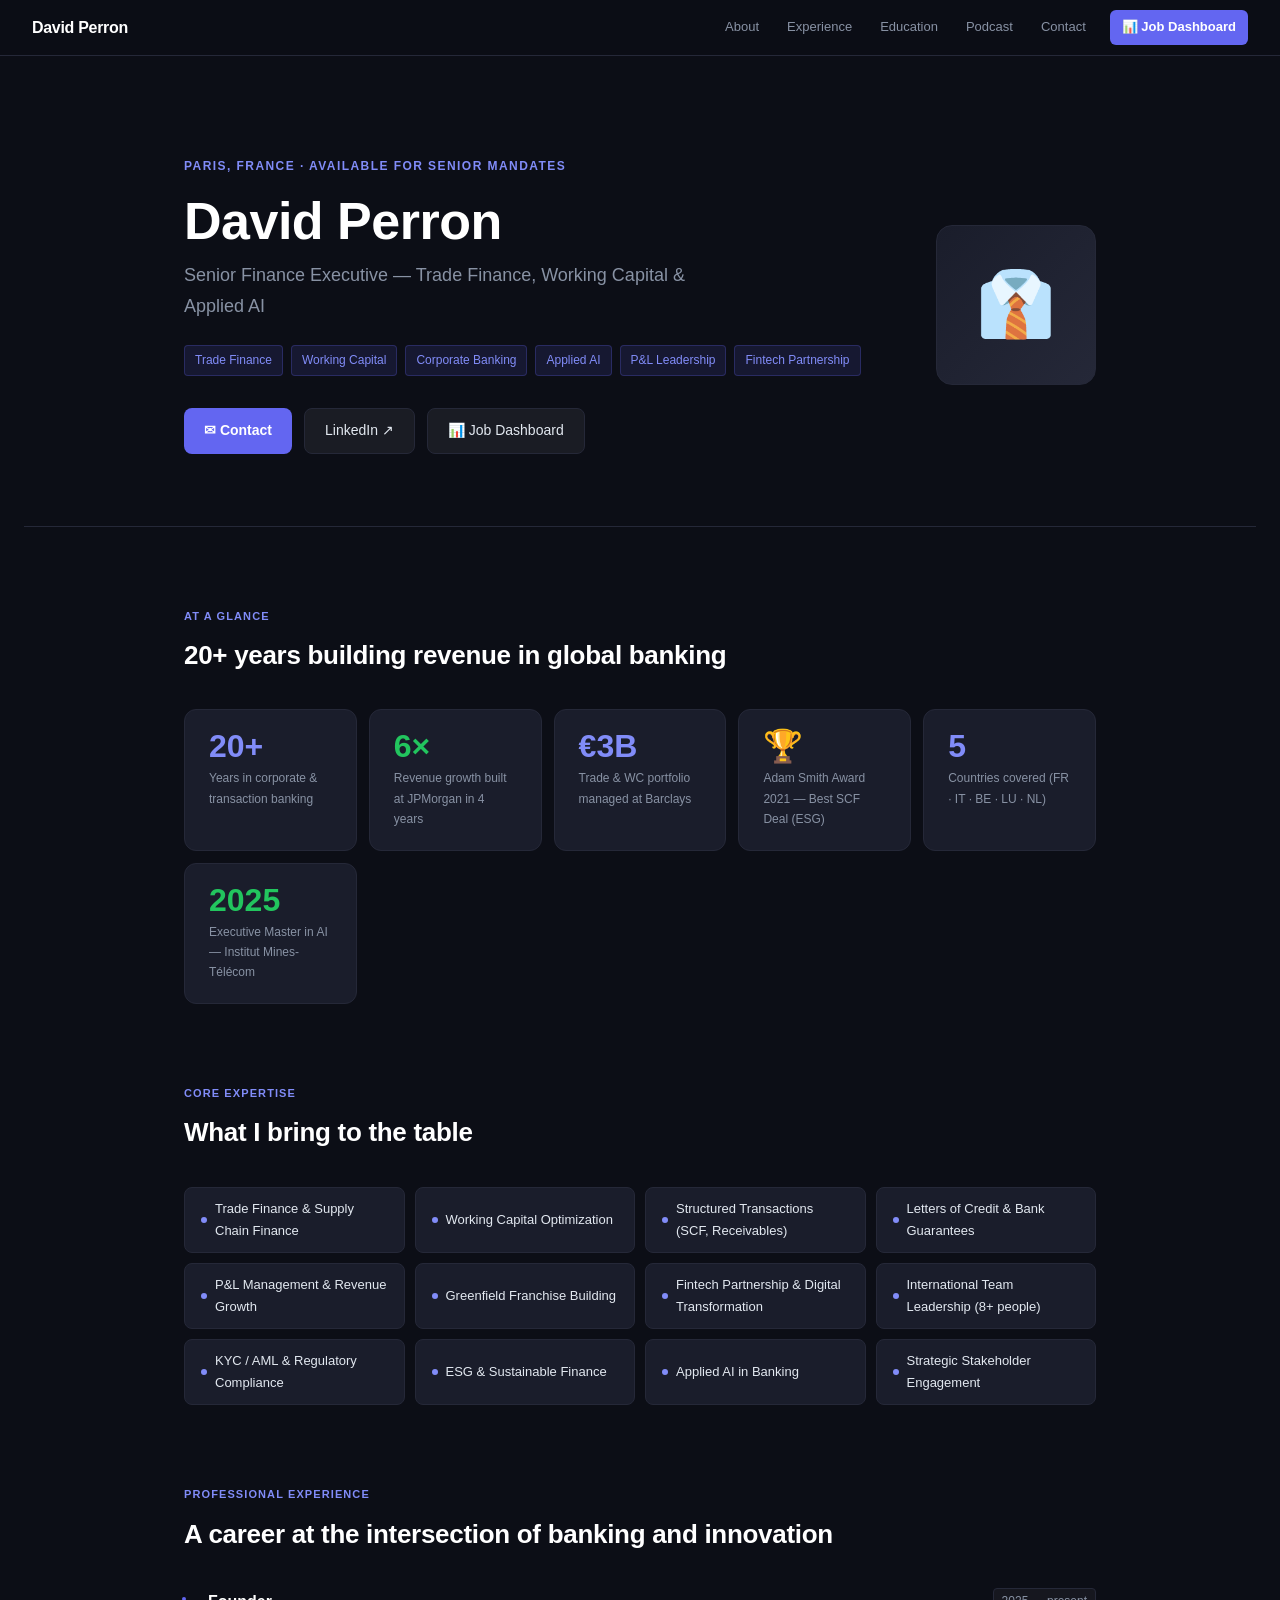
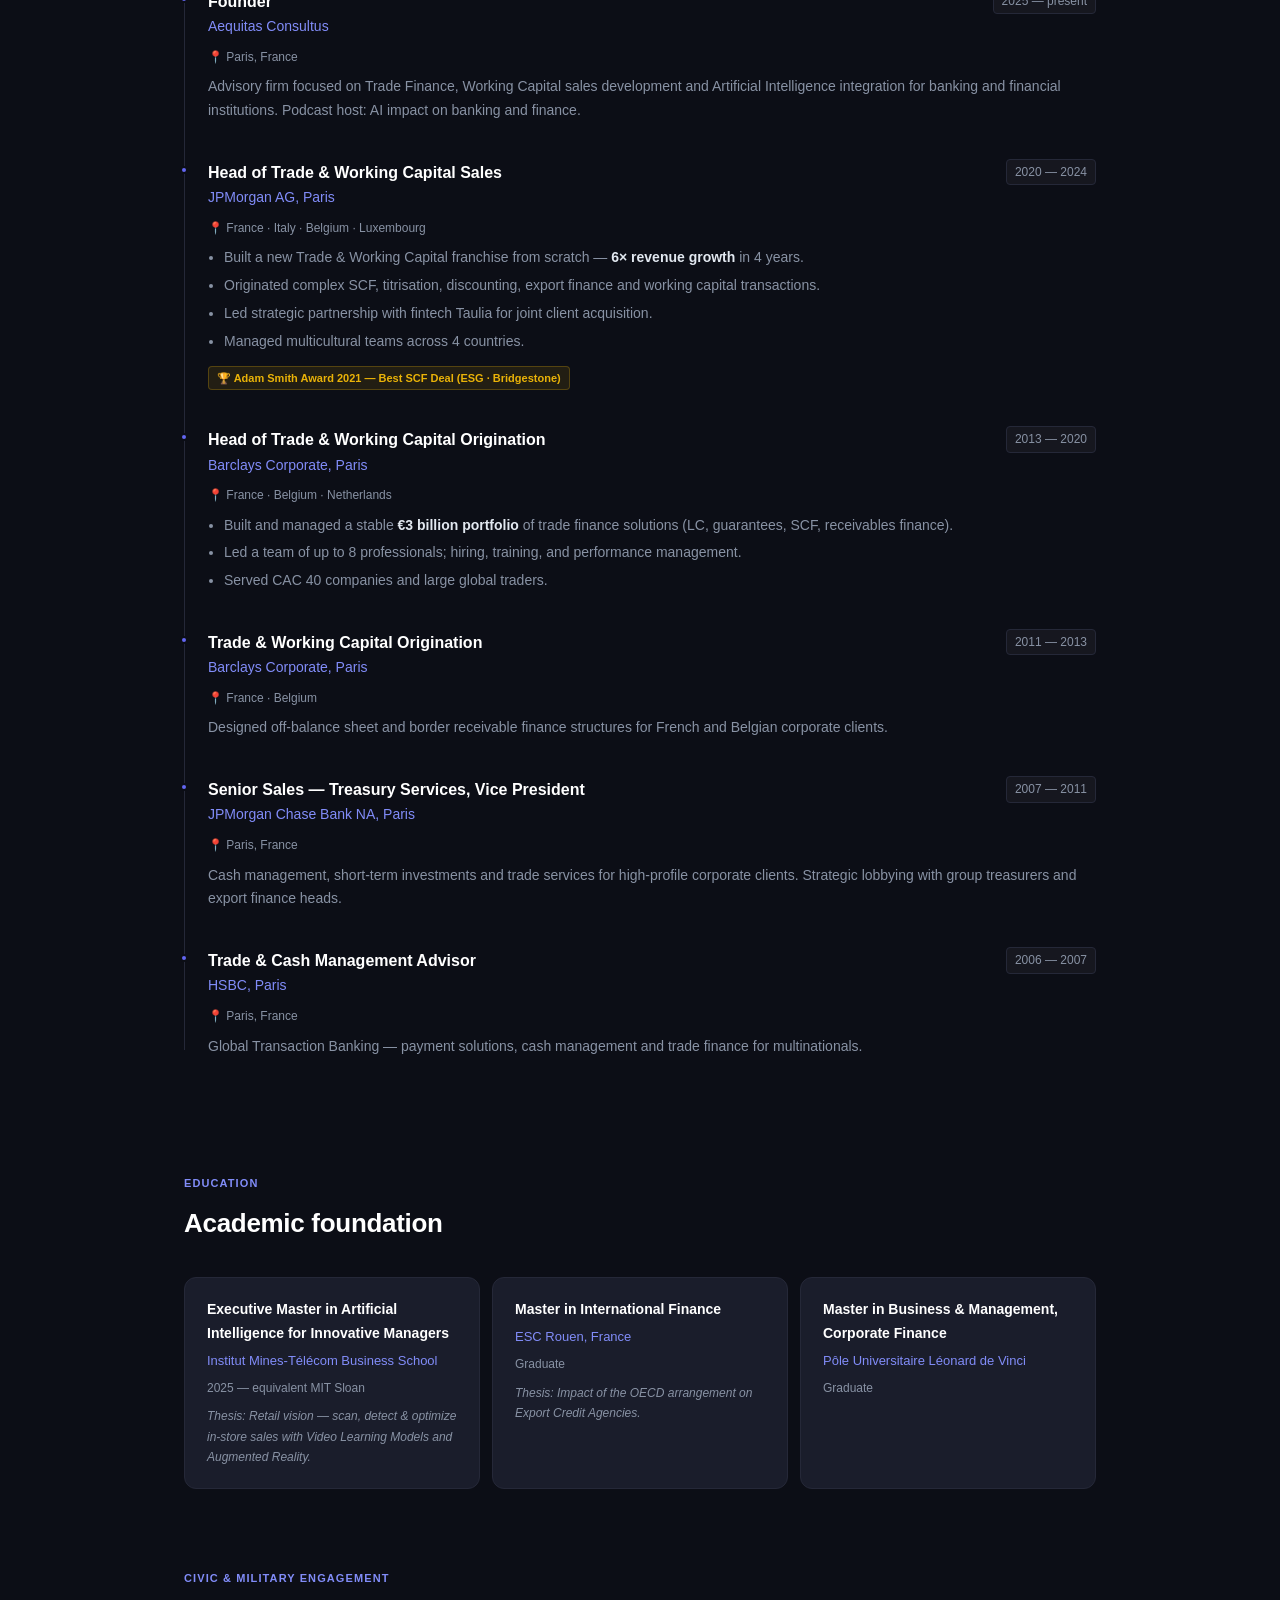
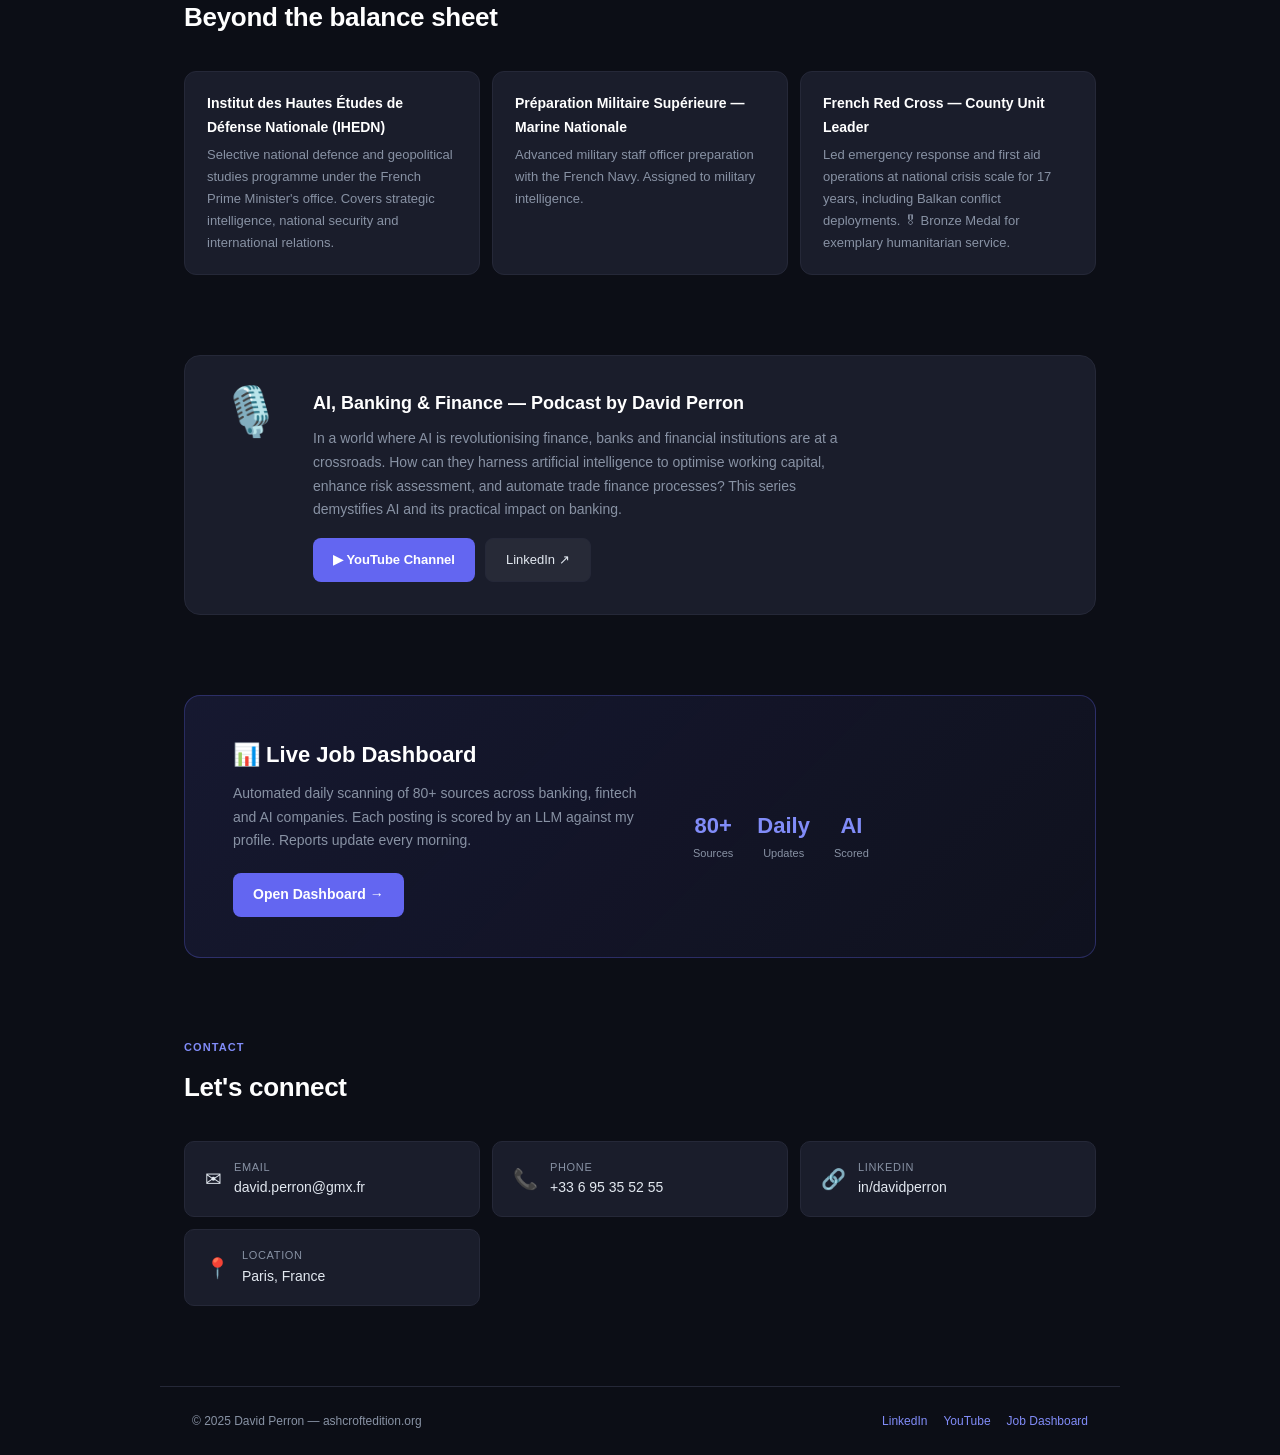
<file: public/index.html>
<!doctype html>
<html lang="en">
<head>
  <meta charset="utf-8">
  <meta name="viewport" content="width=device-width, initial-scale=1">
  <meta name="description" content="David Perron — Senior Finance Executive specialising in Trade Finance, Working Capital, Corporate Banking and Applied AI. Founder of Aequitas Consultus.">
  <title>David Perron — Senior Finance Executive | AI</title>
  <style>
    *, *::before, *::after { box-sizing: border-box; margin: 0; padding: 0; }

    :root {
      --bg:      #0c0e16;
      --surface: #131620;
      --card:    #1a1d2b;
      --border:  #252838;
      --text:    #e2e8f0;
      --muted:   #8892a4;
      --accent:  #6366f1;
      --accent2: #818cf8;
      --green:   #22c55e;
      --gold:    #eab308;
      --font:    -apple-system, BlinkMacSystemFont, "Segoe UI", Helvetica, Arial, sans-serif;
      --mono:    "SFMono-Regular", "Menlo", monospace;
    }

    html { scroll-behavior: smooth; }

    body {
      background: var(--bg);
      color: var(--text);
      font-family: var(--font);
      font-size: 15px;
      line-height: 1.7;
    }

    a { color: var(--accent2); text-decoration: none; }
    a:hover { text-decoration: underline; }

    /* ── Nav ── */
    nav {
      position: sticky; top: 0; z-index: 100;
      background: rgba(12,14,22,0.92);
      backdrop-filter: blur(12px);
      border-bottom: 1px solid var(--border);
      padding: 0 32px;
      display: flex; align-items: center; gap: 0; height: 56px;
    }
    .nav-brand {
      font-weight: 700; font-size: 16px; color: #fff;
      letter-spacing: -0.3px; margin-right: auto;
    }
    .nav-links { display: flex; gap: 4px; }
    .nav-links a {
      color: var(--muted); font-size: 13px; padding: 6px 12px;
      border-radius: 6px; transition: all .15s;
    }
    .nav-links a:hover { color: #fff; background: rgba(255,255,255,.06); text-decoration: none; }
    .nav-cta {
      background: var(--accent); color: #fff !important;
      border-radius: 6px; padding: 6px 14px; font-size: 13px;
      font-weight: 600; margin-left: 8px; transition: background .15s;
    }
    .nav-cta:hover { background: #4f46e5 !important; text-decoration: none !important; }

    /* ── Section layout ── */
    section { padding: 80px 24px; max-width: 960px; margin: 0 auto; }
    section + section { padding-top: 0; }

    /* ── Hero ── */
    #hero {
      padding: 100px 24px 72px;
      max-width: 960px; margin: 0 auto;
      display: grid; grid-template-columns: 1fr auto; gap: 48px; align-items: center;
    }
    .hero-eyebrow {
      font-size: 12px; font-weight: 600; letter-spacing: .12em;
      text-transform: uppercase; color: var(--accent2);
      margin-bottom: 16px;
    }
    h1 {
      font-size: clamp(32px, 5vw, 52px); font-weight: 800;
      color: #fff; line-height: 1.15; letter-spacing: -0.5px;
      margin-bottom: 8px;
    }
    .hero-subtitle {
      font-size: 18px; color: var(--muted); font-weight: 400;
      margin-bottom: 24px; max-width: 520px;
    }
    .hero-tags {
      display: flex; flex-wrap: wrap; gap: 8px; margin-bottom: 32px;
    }
    .hero-tag {
      font-size: 12px; padding: 4px 10px;
      border-radius: 4px; font-weight: 500;
      background: rgba(99,102,241,.12); color: var(--accent2);
      border: 1px solid rgba(99,102,241,.25);
    }
    .hero-actions { display: flex; gap: 12px; flex-wrap: wrap; }
    .btn-primary {
      display: inline-flex; align-items: center; gap: 6px;
      background: var(--accent); color: #fff; font-weight: 600;
      padding: 10px 20px; border-radius: 8px; font-size: 14px;
      transition: background .15s;
    }
    .btn-primary:hover { background: #4f46e5; text-decoration: none; }
    .btn-secondary {
      display: inline-flex; align-items: center; gap: 6px;
      background: rgba(255,255,255,.06); color: var(--text);
      border: 1px solid var(--border); font-weight: 500;
      padding: 10px 20px; border-radius: 8px; font-size: 14px;
      transition: all .15s;
    }
    .btn-secondary:hover { border-color: #3a3d50; text-decoration: none; background: rgba(255,255,255,.1); }
    .hero-avatar {
      width: 160px; height: 160px; border-radius: 16px;
      background: linear-gradient(135deg, #1a1d2b 0%, #252838 100%);
      border: 1px solid var(--border);
      display: flex; align-items: center; justify-content: center;
      font-size: 64px; flex-shrink: 0;
    }

    /* ── Section title ── */
    .section-label {
      font-size: 11px; font-weight: 700; letter-spacing: .1em;
      text-transform: uppercase; color: var(--accent2);
      margin-bottom: 8px;
    }
    .section-title {
      font-size: 26px; font-weight: 700; color: #fff;
      letter-spacing: -0.3px; margin-bottom: 32px;
    }

    /* ── Stats ── */
    .stats-grid {
      display: grid; grid-template-columns: repeat(auto-fit, minmax(160px, 1fr));
      gap: 12px; margin-bottom: 0;
    }
    .stat-card {
      background: var(--card); border: 1px solid var(--border);
      border-radius: 12px; padding: 20px 24px;
    }
    .stat-num {
      font-size: 32px; font-weight: 800; color: #fff;
      line-height: 1; margin-bottom: 6px;
    }
    .stat-num.accent  { color: var(--accent2); }
    .stat-num.green   { color: var(--green); }
    .stat-num.gold    { color: var(--gold); }
    .stat-label { font-size: 12px; color: var(--muted); }

    /* ── Expertise ── */
    .skills-grid {
      display: grid; grid-template-columns: repeat(auto-fill, minmax(200px, 1fr));
      gap: 10px;
    }
    .skill-chip {
      background: var(--card); border: 1px solid var(--border);
      border-radius: 8px; padding: 10px 16px;
      font-size: 13px; color: var(--text);
      display: flex; align-items: center; gap: 8px;
    }
    .skill-chip .dot {
      width: 6px; height: 6px; border-radius: 50%;
      background: var(--accent2); flex-shrink: 0;
    }

    /* ── Timeline ── */
    .timeline { position: relative; padding-left: 24px; }
    .timeline::before {
      content: ""; position: absolute; left: 0; top: 8px; bottom: 8px;
      width: 1px; background: var(--border);
    }
    .tl-item {
      position: relative; margin-bottom: 36px;
    }
    .tl-item::before {
      content: ""; position: absolute; left: -28px; top: 7px;
      width: 8px; height: 8px; border-radius: 50%;
      background: var(--accent); border: 2px solid var(--bg);
    }
    .tl-header {
      display: flex; align-items: flex-start; gap: 12px;
      flex-wrap: wrap; margin-bottom: 8px;
    }
    .tl-title { font-size: 16px; font-weight: 600; color: #fff; }
    .tl-company { font-size: 14px; color: var(--accent2); font-weight: 500; }
    .tl-period {
      margin-left: auto; font-size: 12px; color: var(--muted);
      background: rgba(255,255,255,.04); border: 1px solid var(--border);
      border-radius: 4px; padding: 2px 8px; white-space: nowrap;
    }
    .tl-location { font-size: 12px; color: var(--muted); margin-bottom: 8px; }
    .tl-body { font-size: 14px; color: var(--muted); }
    .tl-body ul { padding-left: 16px; }
    .tl-body li { margin-bottom: 4px; }
    .tl-badge {
      display: inline-flex; align-items: center; gap: 5px;
      background: rgba(234,179,8,.1); color: var(--gold);
      border: 1px solid rgba(234,179,8,.25); border-radius: 4px;
      font-size: 11px; font-weight: 600; padding: 2px 8px;
      margin-top: 8px;
    }

    /* ── Education ── */
    .edu-grid {
      display: grid; grid-template-columns: repeat(auto-fill, minmax(280px, 1fr));
      gap: 12px;
    }
    .edu-card {
      background: var(--card); border: 1px solid var(--border);
      border-radius: 12px; padding: 20px 22px;
    }
    .edu-degree { font-size: 14px; font-weight: 600; color: #fff; margin-bottom: 4px; }
    .edu-school { font-size: 13px; color: var(--accent2); margin-bottom: 6px; }
    .edu-year { font-size: 12px; color: var(--muted); }
    .edu-thesis { font-size: 12px; color: var(--muted); margin-top: 8px; font-style: italic; }

    /* ── Dashboard CTA ── */
    .dashboard-card {
      background: linear-gradient(135deg, rgba(99,102,241,.12) 0%, rgba(99,102,241,.04) 100%);
      border: 1px solid rgba(99,102,241,.3);
      border-radius: 16px; padding: 40px 48px;
      display: flex; align-items: center; gap: 40px; flex-wrap: wrap;
    }
    .dashboard-card h3 { font-size: 22px; font-weight: 700; color: #fff; margin-bottom: 8px; }
    .dashboard-card p { font-size: 14px; color: var(--muted); max-width: 420px; }
    .dashboard-stats {
      display: flex; gap: 24px; margin-top: 16px;
    }
    .ds { text-align: center; }
    .ds-num { font-size: 22px; font-weight: 800; color: var(--accent2); }
    .ds-lbl { font-size: 11px; color: var(--muted); }

    /* ── Engagement / Civic ── */
    .engage-grid {
      display: grid; grid-template-columns: repeat(auto-fill, minmax(260px, 1fr));
      gap: 12px;
    }
    .engage-card {
      background: var(--card); border: 1px solid var(--border);
      border-radius: 12px; padding: 20px 22px;
    }
    .engage-title { font-size: 14px; font-weight: 600; color: #fff; margin-bottom: 4px; }
    .engage-body { font-size: 13px; color: var(--muted); }

    /* ── Podcast ── */
    .podcast-card {
      background: var(--card); border: 1px solid var(--border);
      border-radius: 16px; padding: 32px 36px;
      display: flex; gap: 32px; align-items: flex-start; flex-wrap: wrap;
    }
    .podcast-icon { font-size: 48px; line-height: 1; }
    .podcast-title { font-size: 18px; font-weight: 700; color: #fff; margin-bottom: 8px; }
    .podcast-desc { font-size: 14px; color: var(--muted); max-width: 540px; }
    .podcast-links { display: flex; gap: 10px; margin-top: 16px; flex-wrap: wrap; }

    /* ── Contact ── */
    .contact-grid {
      display: grid; grid-template-columns: repeat(auto-fill, minmax(220px, 1fr));
      gap: 12px;
    }
    .contact-item {
      background: var(--card); border: 1px solid var(--border);
      border-radius: 10px; padding: 16px 20px;
      display: flex; align-items: center; gap: 12px;
    }
    .contact-icon { font-size: 20px; }
    .contact-label { font-size: 11px; color: var(--muted); text-transform: uppercase; letter-spacing: .06em; }
    .contact-value { font-size: 14px; font-weight: 500; color: var(--text); }

    /* ── Footer ── */
    footer {
      border-top: 1px solid var(--border);
      padding: 24px 32px;
      display: flex; justify-content: space-between; align-items: center;
      flex-wrap: wrap; gap: 12px;
      font-size: 12px; color: var(--muted);
      max-width: 960px; margin: 0 auto;
    }

    /* ── Divider ── */
    .divider { height: 1px; background: var(--border); margin: 0 24px; }

    /* ── Responsive ── */
    @media (max-width: 700px) {
      #hero { grid-template-columns: 1fr; }
      .hero-avatar { display: none; }
      nav { padding: 0 16px; }
      .nav-links a:not(.nav-cta) { display: none; }
      section { padding: 48px 16px; }
      .dashboard-card { padding: 24px; }
      .podcast-card { padding: 24px; }
    }
  </style>
</head>
<body>

<!-- ── Navigation ── -->
<nav>
  <div class="nav-brand">David Perron</div>
  <div class="nav-links">
    <a href="#about">About</a>
    <a href="#experience">Experience</a>
    <a href="#education">Education</a>
    <a href="#podcast">Podcast</a>
    <a href="#contact">Contact</a>
    <a href="/runs/index.html" class="nav-cta">📊 Job Dashboard</a>
  </div>
</nav>

<!-- ── Hero ── -->
<div id="hero">
  <div>
    <div class="hero-eyebrow">Paris, France · Available for senior mandates</div>
    <h1>David Perron</h1>
    <div class="hero-subtitle">
      Senior Finance Executive — Trade Finance, Working Capital &amp; Applied AI
    </div>
    <div class="hero-tags">
      <span class="hero-tag">Trade Finance</span>
      <span class="hero-tag">Working Capital</span>
      <span class="hero-tag">Corporate Banking</span>
      <span class="hero-tag">Applied AI</span>
      <span class="hero-tag">P&amp;L Leadership</span>
      <span class="hero-tag">Fintech Partnership</span>
    </div>
    <div class="hero-actions">
      <a href="mailto:david.perron@gmx.fr" class="btn-primary">✉ Contact</a>
      <a href="https://www.linkedin.com/in/davidperron" target="_blank" rel="noopener" class="btn-secondary">LinkedIn ↗</a>
      <a href="/runs/index.html" class="btn-secondary">📊 Job Dashboard</a>
    </div>
  </div>
  <div class="hero-avatar">👔</div>
</div>

<div class="divider"></div>

<!-- ── Stats ── -->
<section id="about">
  <div class="section-label">At a glance</div>
  <div class="section-title">20+ years building revenue in global banking</div>
  <div class="stats-grid">
    <div class="stat-card">
      <div class="stat-num accent">20+</div>
      <div class="stat-label">Years in corporate &amp; transaction banking</div>
    </div>
    <div class="stat-card">
      <div class="stat-num green">6×</div>
      <div class="stat-label">Revenue growth built at JPMorgan in 4 years</div>
    </div>
    <div class="stat-card">
      <div class="stat-num accent">€3B</div>
      <div class="stat-label">Trade &amp; WC portfolio managed at Barclays</div>
    </div>
    <div class="stat-card">
      <div class="stat-num gold">🏆</div>
      <div class="stat-label">Adam Smith Award 2021 — Best SCF Deal (ESG)</div>
    </div>
    <div class="stat-card">
      <div class="stat-num accent">5</div>
      <div class="stat-label">Countries covered (FR · IT · BE · LU · NL)</div>
    </div>
    <div class="stat-card">
      <div class="stat-num green">2025</div>
      <div class="stat-label">Executive Master in AI — Institut Mines-Télécom</div>
    </div>
  </div>
</section>

<!-- ── Expertise ── -->
<section id="expertise">
  <div class="section-label">Core expertise</div>
  <div class="section-title">What I bring to the table</div>
  <div class="skills-grid">
    <div class="skill-chip"><span class="dot"></span>Trade Finance &amp; Supply Chain Finance</div>
    <div class="skill-chip"><span class="dot"></span>Working Capital Optimization</div>
    <div class="skill-chip"><span class="dot"></span>Structured Transactions (SCF, Receivables)</div>
    <div class="skill-chip"><span class="dot"></span>Letters of Credit &amp; Bank Guarantees</div>
    <div class="skill-chip"><span class="dot"></span>P&amp;L Management &amp; Revenue Growth</div>
    <div class="skill-chip"><span class="dot"></span>Greenfield Franchise Building</div>
    <div class="skill-chip"><span class="dot"></span>Fintech Partnership &amp; Digital Transformation</div>
    <div class="skill-chip"><span class="dot"></span>International Team Leadership (8+ people)</div>
    <div class="skill-chip"><span class="dot"></span>KYC / AML &amp; Regulatory Compliance</div>
    <div class="skill-chip"><span class="dot"></span>ESG &amp; Sustainable Finance</div>
    <div class="skill-chip"><span class="dot"></span>Applied AI in Banking</div>
    <div class="skill-chip"><span class="dot"></span>Strategic Stakeholder Engagement</div>
  </div>
</section>

<!-- ── Experience ── -->
<section id="experience">
  <div class="section-label">Professional experience</div>
  <div class="section-title">A career at the intersection of banking and innovation</div>
  <div class="timeline">

    <div class="tl-item">
      <div class="tl-header">
        <div>
          <div class="tl-title">Founder</div>
          <div class="tl-company">Aequitas Consultus</div>
        </div>
        <div class="tl-period">2025 — present</div>
      </div>
      <div class="tl-location">📍 Paris, France</div>
      <div class="tl-body">
        Advisory firm focused on Trade Finance, Working Capital sales development
        and Artificial Intelligence integration for banking and financial institutions.
        Podcast host: AI impact on banking and finance.
      </div>
    </div>

    <div class="tl-item">
      <div class="tl-header">
        <div>
          <div class="tl-title">Head of Trade &amp; Working Capital Sales</div>
          <div class="tl-company">JPMorgan AG, Paris</div>
        </div>
        <div class="tl-period">2020 — 2024</div>
      </div>
      <div class="tl-location">📍 France · Italy · Belgium · Luxembourg</div>
      <div class="tl-body">
        <ul>
          <li>Built a new Trade &amp; Working Capital franchise from scratch — <strong style="color:#e2e8f0">6× revenue growth</strong> in 4 years.</li>
          <li>Originated complex SCF, titrisation, discounting, export finance and working capital transactions.</li>
          <li>Led strategic partnership with fintech Taulia for joint client acquisition.</li>
          <li>Managed multicultural teams across 4 countries.</li>
        </ul>
        <div class="tl-badge">🏆 Adam Smith Award 2021 — Best SCF Deal (ESG · Bridgestone)</div>
      </div>
    </div>

    <div class="tl-item">
      <div class="tl-header">
        <div>
          <div class="tl-title">Head of Trade &amp; Working Capital Origination</div>
          <div class="tl-company">Barclays Corporate, Paris</div>
        </div>
        <div class="tl-period">2013 — 2020</div>
      </div>
      <div class="tl-location">📍 France · Belgium · Netherlands</div>
      <div class="tl-body">
        <ul>
          <li>Built and managed a stable <strong style="color:#e2e8f0">€3 billion portfolio</strong> of trade finance solutions (LC, guarantees, SCF, receivables finance).</li>
          <li>Led a team of up to 8 professionals; hiring, training, and performance management.</li>
          <li>Served CAC 40 companies and large global traders.</li>
        </ul>
      </div>
    </div>

    <div class="tl-item">
      <div class="tl-header">
        <div>
          <div class="tl-title">Trade &amp; Working Capital Origination</div>
          <div class="tl-company">Barclays Corporate, Paris</div>
        </div>
        <div class="tl-period">2011 — 2013</div>
      </div>
      <div class="tl-location">📍 France · Belgium</div>
      <div class="tl-body">
        Designed off-balance sheet and border receivable finance structures for French and Belgian corporate clients.
      </div>
    </div>

    <div class="tl-item">
      <div class="tl-header">
        <div>
          <div class="tl-title">Senior Sales — Treasury Services, Vice President</div>
          <div class="tl-company">JPMorgan Chase Bank NA, Paris</div>
        </div>
        <div class="tl-period">2007 — 2011</div>
      </div>
      <div class="tl-location">📍 Paris, France</div>
      <div class="tl-body">
        Cash management, short-term investments and trade services for high-profile corporate clients.
        Strategic lobbying with group treasurers and export finance heads.
      </div>
    </div>

    <div class="tl-item">
      <div class="tl-header">
        <div>
          <div class="tl-title">Trade &amp; Cash Management Advisor</div>
          <div class="tl-company">HSBC, Paris</div>
        </div>
        <div class="tl-period">2006 — 2007</div>
      </div>
      <div class="tl-location">📍 Paris, France</div>
      <div class="tl-body">
        Global Transaction Banking — payment solutions, cash management and trade finance for multinationals.
      </div>
    </div>

  </div>
</section>

<!-- ── Education ── -->
<section id="education">
  <div class="section-label">Education</div>
  <div class="section-title">Academic foundation</div>
  <div class="edu-grid">
    <div class="edu-card">
      <div class="edu-degree">Executive Master in Artificial Intelligence for Innovative Managers</div>
      <div class="edu-school">Institut Mines-Télécom Business School</div>
      <div class="edu-year">2025 — equivalent MIT Sloan</div>
      <div class="edu-thesis">Thesis: Retail vision — scan, detect &amp; optimize in-store sales with Video Learning Models and Augmented Reality.</div>
    </div>
    <div class="edu-card">
      <div class="edu-degree">Master in International Finance</div>
      <div class="edu-school">ESC Rouen, France</div>
      <div class="edu-year">Graduate</div>
      <div class="edu-thesis">Thesis: Impact of the OECD arrangement on Export Credit Agencies.</div>
    </div>
    <div class="edu-card">
      <div class="edu-degree">Master in Business &amp; Management, Corporate Finance</div>
      <div class="edu-school">Pôle Universitaire Léonard de Vinci</div>
      <div class="edu-year">Graduate</div>
    </div>
  </div>
</section>

<!-- ── Civic Engagement ── -->
<section id="engagement">
  <div class="section-label">Civic &amp; Military Engagement</div>
  <div class="section-title">Beyond the balance sheet</div>
  <div class="engage-grid">
    <div class="engage-card">
      <div class="engage-title">Institut des Hautes Études de Défense Nationale (IHEDN)</div>
      <div class="engage-body">Selective national defence and geopolitical studies programme under the French Prime Minister's office. Covers strategic intelligence, national security and international relations.</div>
    </div>
    <div class="engage-card">
      <div class="engage-title">Préparation Militaire Supérieure — Marine Nationale</div>
      <div class="engage-body">Advanced military staff officer preparation with the French Navy. Assigned to military intelligence.</div>
    </div>
    <div class="engage-card">
      <div class="engage-title">French Red Cross — County Unit Leader</div>
      <div class="engage-body">Led emergency response and first aid operations at national crisis scale for 17 years, including Balkan conflict deployments. 🎖 Bronze Medal for exemplary humanitarian service.</div>
    </div>
  </div>
</section>

<!-- ── Podcast ── -->
<section id="podcast">
  <div class="podcast-card">
    <div class="podcast-icon">🎙️</div>
    <div>
      <div class="podcast-title">AI, Banking &amp; Finance — Podcast by David Perron</div>
      <div class="podcast-desc">
        In a world where AI is revolutionising finance, banks and financial institutions are at a crossroads.
        How can they harness artificial intelligence to optimise working capital, enhance risk assessment,
        and automate trade finance processes? This series demystifies AI and its practical impact on banking.
      </div>
      <div class="podcast-links">
        <a href="https://www.youtube.com/@DavidPerron_Fr" target="_blank" rel="noopener" class="btn-primary" style="font-size:13px">▶ YouTube Channel</a>
        <a href="https://www.linkedin.com/in/davidperron" target="_blank" rel="noopener" class="btn-secondary" style="font-size:13px">LinkedIn ↗</a>
      </div>
    </div>
  </div>
</section>

<!-- ── Job Dashboard ── -->
<section id="dashboard">
  <div class="dashboard-card">
    <div>
      <h3>📊 Live Job Dashboard</h3>
      <p>
        Automated daily scanning of 80+ sources across banking, fintech and AI companies.
        Each posting is scored by an LLM against my profile. Reports update every morning.
      </p>
      <div style="margin-top:20px">
        <a href="/runs/index.html" class="btn-primary">Open Dashboard →</a>
      </div>
    </div>
    <div class="dashboard-stats">
      <div class="ds">
        <div class="ds-num">80+</div>
        <div class="ds-lbl">Sources</div>
      </div>
      <div class="ds">
        <div class="ds-num">Daily</div>
        <div class="ds-lbl">Updates</div>
      </div>
      <div class="ds">
        <div class="ds-num">AI</div>
        <div class="ds-lbl">Scored</div>
      </div>
    </div>
  </div>
</section>

<!-- ── Contact ── -->
<section id="contact">
  <div class="section-label">Contact</div>
  <div class="section-title">Let's connect</div>
  <div class="contact-grid">
    <a href="mailto:david.perron@gmx.fr" class="contact-item" style="color:inherit">
      <span class="contact-icon">✉</span>
      <div>
        <div class="contact-label">Email</div>
        <div class="contact-value">david.perron@gmx.fr</div>
      </div>
    </a>
    <a href="tel:+33695355255" class="contact-item" style="color:inherit">
      <span class="contact-icon">📞</span>
      <div>
        <div class="contact-label">Phone</div>
        <div class="contact-value">+33 6 95 35 52 55</div>
      </div>
    </a>
    <a href="https://www.linkedin.com/in/davidperron" target="_blank" rel="noopener" class="contact-item" style="color:inherit">
      <span class="contact-icon">🔗</span>
      <div>
        <div class="contact-label">LinkedIn</div>
        <div class="contact-value">in/davidperron</div>
      </div>
    </a>
    <div class="contact-item">
      <span class="contact-icon">📍</span>
      <div>
        <div class="contact-label">Location</div>
        <div class="contact-value">Paris, France</div>
      </div>
    </div>
  </div>
</section>

<footer>
  <span>© 2025 David Perron — ashcroftedition.org</span>
  <span style="display:flex;gap:16px">
    <a href="https://www.linkedin.com/in/davidperron" target="_blank" rel="noopener">LinkedIn</a>
    <a href="https://www.youtube.com/@DavidPerron_Fr" target="_blank" rel="noopener">YouTube</a>
    <a href="/runs/index.html">Job Dashboard</a>
  </span>
</footer>

</body>
</html>
</file>
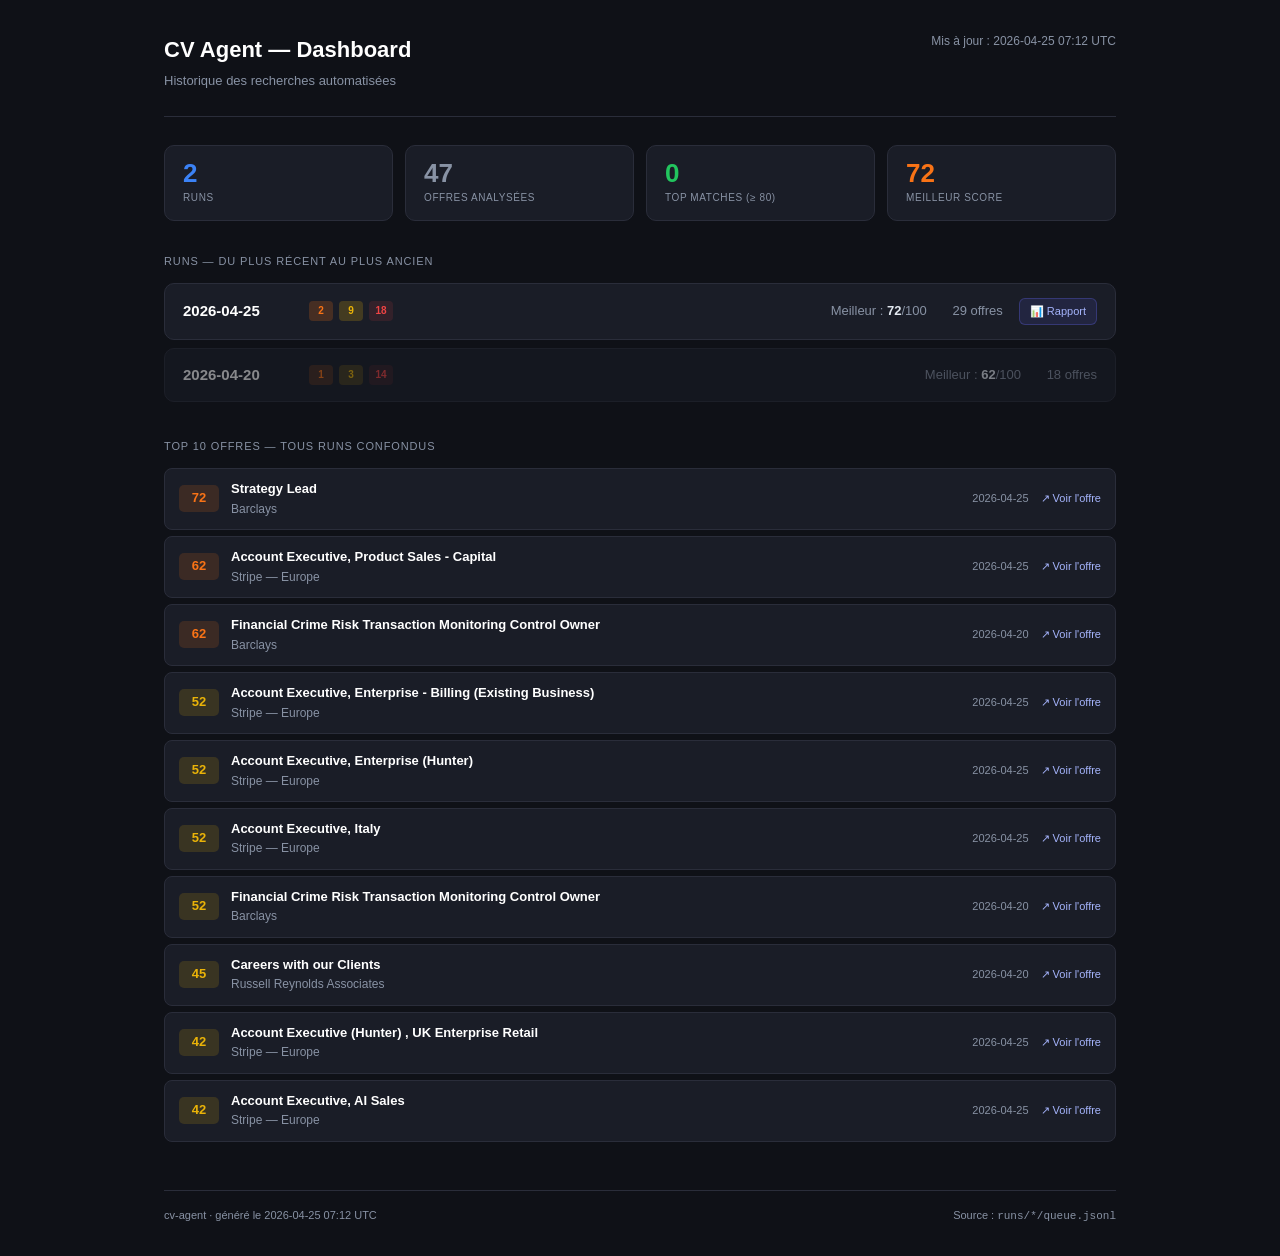
<file: runs/index.html>
<!doctype html>
<html lang="fr">
<head>
  <meta charset="utf-8">
  <meta name="viewport" content="width=device-width, initial-scale=1">
  <title>CV Agent — Dashboard</title>
  <style>
    *, *::before, *::after { box-sizing: border-box; margin: 0; padding: 0; }

    :root {
      --c-bg:      #0f1117;
      --c-surface: #1a1d27;
      --c-border:  #2a2d3a;
      --c-text:    #e2e8f0;
      --c-muted:   #8892a4;
      --c-accent:  #6366f1;
      --c-green:   #22c55e;
      --c-orange:  #f97316;
      --c-yellow:  #eab308;
      --c-red:     #ef4444;
      --radius:    10px;
      --font:      -apple-system, BlinkMacSystemFont, "Segoe UI", Helvetica, Arial, sans-serif;
    }

    body {
      background: var(--c-bg);
      color: var(--c-text);
      font-family: var(--font);
      font-size: 14px;
      line-height: 1.6;
      padding: 32px 24px;
      max-width: 1000px;
      margin: 0 auto;
    }

    /* ── Header ── */
    .header {
      display: flex;
      align-items: flex-start;
      justify-content: space-between;
      flex-wrap: wrap;
      gap: 16px;
      padding-bottom: 24px;
      border-bottom: 1px solid var(--c-border);
      margin-bottom: 28px;
    }
    .header h1 { font-size: 22px; font-weight: 700; color: #fff; }
    .header .subtitle { color: var(--c-muted); font-size: 13px; margin-top: 4px; }
    .updated { font-size: 12px; color: var(--c-muted); }

    /* ── Global stats ── */
    .global-stats {
      display: flex;
      gap: 12px;
      flex-wrap: wrap;
      margin-bottom: 32px;
    }
    .g-stat {
      flex: 1;
      min-width: 110px;
      background: var(--c-surface);
      border: 1px solid var(--c-border);
      border-radius: var(--radius);
      padding: 14px 18px;
    }
    .g-stat .num {
      font-size: 26px;
      font-weight: 700;
      line-height: 1;
      margin-bottom: 4px;
    }
    .g-stat .lbl {
      font-size: 10px;
      text-transform: uppercase;
      letter-spacing: .06em;
      color: var(--c-muted);
    }
    .g-stat.green  .num { color: var(--c-green); }
    .g-stat.orange .num { color: var(--c-orange); }
    .g-stat.blue   .num { color: #3b82f6; }
    .g-stat.muted  .num { color: var(--c-muted); }

    /* ── Runs list ── */
    .section-title {
      font-size: 11px;
      text-transform: uppercase;
      letter-spacing: .08em;
      color: var(--c-muted);
      margin-bottom: 12px;
    }

    .run-row {
      display: flex;
      align-items: center;
      gap: 16px;
      background: var(--c-surface);
      border: 1px solid var(--c-border);
      border-radius: var(--radius);
      padding: 14px 18px;
      margin-bottom: 8px;
      text-decoration: none;
      color: inherit;
      transition: border-color .15s;
      flex-wrap: wrap;
    }
    .run-row:hover { border-color: var(--c-accent); }

    .run-date {
      font-weight: 600;
      font-size: 15px;
      color: #fff;
      min-width: 110px;
    }

    .run-bars {
      display: flex;
      gap: 6px;
      align-items: center;
      flex: 1;
    }
    .bar-segment {
      height: 20px;
      border-radius: 4px;
      display: flex;
      align-items: center;
      justify-content: center;
      font-size: 10px;
      font-weight: 700;
      min-width: 24px;
      padding: 0 6px;
    }
    .bar-segment.top    { background: rgba(34,197,94,.2);  color: var(--c-green); }
    .bar-segment.good   { background: rgba(249,115,22,.2); color: var(--c-orange); }
    .bar-segment.mid    { background: rgba(234,179,8,.2);  color: var(--c-yellow); }
    .bar-segment.low    { background: rgba(239,68,68,.12); color: var(--c-red); }
    .bar-segment.none   { background: rgba(255,255,255,.04); color: var(--c-muted); }

    .run-best {
      font-size: 13px;
      color: var(--c-muted);
      min-width: 90px;
      text-align: right;
    }
    .run-best strong { color: var(--c-text); }

    .run-link {
      display: inline-flex;
      align-items: center;
      gap: 4px;
      background: rgba(99,102,241,.12);
      border: 1px solid rgba(99,102,241,.3);
      color: #a5b4fc;
      border-radius: 6px;
      padding: 4px 10px;
      font-size: 11px;
      white-space: nowrap;
    }

    /* ── Best jobs across all runs ── */
    .all-time-section { margin-top: 36px; }

    .job-mini {
      display: flex;
      align-items: center;
      gap: 12px;
      background: var(--c-surface);
      border: 1px solid var(--c-border);
      border-radius: 8px;
      padding: 10px 14px;
      margin-bottom: 6px;
      flex-wrap: wrap;
    }
    .score-chip {
      font-size: 13px;
      font-weight: 700;
      padding: 3px 8px;
      border-radius: 5px;
      min-width: 40px;
      text-align: center;
    }
    .score-chip.top    { background: rgba(34,197,94,.15);  color: var(--c-green); }
    .score-chip.good   { background: rgba(249,115,22,.15); color: var(--c-orange); }
    .score-chip.mid    { background: rgba(234,179,8,.15);  color: var(--c-yellow); }
    .score-chip.low    { background: rgba(239,68,68,.1);   color: var(--c-red); }
    .job-mini-info { flex: 1; min-width: 160px; }
    .job-mini-title { font-size: 13px; font-weight: 600; color: #fff; }
    .job-mini-company { font-size: 12px; color: var(--c-muted); }
    .job-mini-date { font-size: 11px; color: var(--c-muted); }
    .job-mini-link {
      font-size: 11px;
      color: #a5b4fc;
      text-decoration: none;
    }
    .job-mini-link:hover { text-decoration: underline; }

    footer {
      margin-top: 48px;
      padding-top: 16px;
      border-top: 1px solid var(--c-border);
      color: var(--c-muted);
      font-size: 11px;
      display: flex;
      justify-content: space-between;
      flex-wrap: wrap;
      gap: 8px;
    }
  </style>
</head>
<body>

<div class="header">
  <div>
    <h1>CV Agent — Dashboard</h1>
    <div class="subtitle">Historique des recherches automatisées</div>
  </div>
  <div class="updated">Mis à jour : 2026-04-25 07:12 UTC</div>
</div>

<div class="global-stats">
  <div class="g-stat blue">
    <div class="num">2</div>
    <div class="lbl">Runs</div>
  </div>
  <div class="g-stat muted">
    <div class="num">47</div>
    <div class="lbl">Offres analysées</div>
  </div>
  <div class="g-stat green">
    <div class="num">0</div>
    <div class="lbl">Top matches (≥ 80)</div>
  </div>
  <div class="g-stat orange">
    <div class="num">72</div>
    <div class="lbl">Meilleur score</div>
  </div>
</div>

<div class="section-title">Runs — du plus récent au plus ancien</div>

<div id="runs-list">
<a class="run-row" href="2026-04-25/report.html" >
  <div class="run-date">2026-04-25</div>
  <div class="run-bars"><span class="bar-segment good">2</span><span class="bar-segment mid">9</span><span class="bar-segment low">18</span></div>
  <div class="run-best">Meilleur : <strong class="good">72</strong>/100</div>
  <div class="run-best" style="min-width:60px;color:var(--c-muted)">29 offres</div>
  <span class="run-link">📊 Rapport</span>
</a>
<a class="run-row" href="2026-04-20/report.html" style="pointer-events:none;opacity:.5">
  <div class="run-date">2026-04-20</div>
  <div class="run-bars"><span class="bar-segment good">1</span><span class="bar-segment mid">3</span><span class="bar-segment low">14</span></div>
  <div class="run-best">Meilleur : <strong class="good">62</strong>/100</div>
  <div class="run-best" style="min-width:60px;color:var(--c-muted)">18 offres</div>
  
</a>
</div>

<div class="all-time-section">
  <div class="section-title">Top 10 offres — tous runs confondus</div>
  <div class="job-mini">
  <span class="score-chip good">72</span>
  <div class="job-mini-info">
    <div class="job-mini-title">Strategy Lead</div>
    <div class="job-mini-company">Barclays</div>
  </div>
  <div class="job-mini-date">2026-04-25</div>
  <a class="job-mini-link" href="https://search.jobs.barclays/job/new-york/strategy-lead/13015/88085882160" target="_blank" rel="noopener">↗ Voir l'offre</a>
</div>
<div class="job-mini">
  <span class="score-chip good">62</span>
  <div class="job-mini-info">
    <div class="job-mini-title">Account Executive, Product Sales - Capital</div>
    <div class="job-mini-company">Stripe — Europe</div>
  </div>
  <div class="job-mini-date">2026-04-25</div>
  <a class="job-mini-link" href="https://stripe.com/jobs/listing/account-executive-product-sales-capital/7728365" target="_blank" rel="noopener">↗ Voir l'offre</a>
</div>
<div class="job-mini">
  <span class="score-chip good">62</span>
  <div class="job-mini-info">
    <div class="job-mini-title">Financial Crime Risk Transaction Monitoring Control Owner</div>
    <div class="job-mini-company">Barclays</div>
  </div>
  <div class="job-mini-date">2026-04-20</div>
  <a class="job-mini-link" href="https://search.jobs.barclays/job/glasgow/financial-crime-risk-transaction-monitoring-control-owner/13015/89373424432" target="_blank" rel="noopener">↗ Voir l'offre</a>
</div>
<div class="job-mini">
  <span class="score-chip mid">52</span>
  <div class="job-mini-info">
    <div class="job-mini-title">Account Executive, Enterprise - Billing (Existing Business)</div>
    <div class="job-mini-company">Stripe — Europe</div>
  </div>
  <div class="job-mini-date">2026-04-25</div>
  <a class="job-mini-link" href="https://stripe.com/jobs/listing/account-executive-enterprise-billing-existing-business/7607568" target="_blank" rel="noopener">↗ Voir l'offre</a>
</div>
<div class="job-mini">
  <span class="score-chip mid">52</span>
  <div class="job-mini-info">
    <div class="job-mini-title">Account Executive, Enterprise (Hunter)</div>
    <div class="job-mini-company">Stripe — Europe</div>
  </div>
  <div class="job-mini-date">2026-04-25</div>
  <a class="job-mini-link" href="https://stripe.com/jobs/listing/account-executive-enterprise-hunter/7458833" target="_blank" rel="noopener">↗ Voir l'offre</a>
</div>
<div class="job-mini">
  <span class="score-chip mid">52</span>
  <div class="job-mini-info">
    <div class="job-mini-title">Account Executive, Italy</div>
    <div class="job-mini-company">Stripe — Europe</div>
  </div>
  <div class="job-mini-date">2026-04-25</div>
  <a class="job-mini-link" href="https://stripe.com/jobs/listing/account-executive-italy/7483724" target="_blank" rel="noopener">↗ Voir l'offre</a>
</div>
<div class="job-mini">
  <span class="score-chip mid">52</span>
  <div class="job-mini-info">
    <div class="job-mini-title">Financial Crime Risk Transaction Monitoring Control Owner</div>
    <div class="job-mini-company">Barclays</div>
  </div>
  <div class="job-mini-date">2026-04-20</div>
  <a class="job-mini-link" href="https://search.jobs.barclays/job/glasgow/financial-crime-risk-transaction-monitoring-control-owner/13015/89549620512" target="_blank" rel="noopener">↗ Voir l'offre</a>
</div>
<div class="job-mini">
  <span class="score-chip mid">45</span>
  <div class="job-mini-info">
    <div class="job-mini-title">Careers with our Clients</div>
    <div class="job-mini-company">Russell Reynolds Associates</div>
  </div>
  <div class="job-mini-date">2026-04-20</div>
  <a class="job-mini-link" href="https://www.russellreynolds.com/en/about/careers/careers-with-our-clients" target="_blank" rel="noopener">↗ Voir l'offre</a>
</div>
<div class="job-mini">
  <span class="score-chip mid">42</span>
  <div class="job-mini-info">
    <div class="job-mini-title">Account Executive (Hunter) , UK Enterprise Retail</div>
    <div class="job-mini-company">Stripe — Europe</div>
  </div>
  <div class="job-mini-date">2026-04-25</div>
  <a class="job-mini-link" href="https://stripe.com/jobs/listing/account-executive-hunter-uk-enterprise-retail/7451366" target="_blank" rel="noopener">↗ Voir l'offre</a>
</div>
<div class="job-mini">
  <span class="score-chip mid">42</span>
  <div class="job-mini-info">
    <div class="job-mini-title">Account Executive, AI Sales</div>
    <div class="job-mini-company">Stripe — Europe</div>
  </div>
  <div class="job-mini-date">2026-04-25</div>
  <a class="job-mini-link" href="https://stripe.com/jobs/listing/account-executive-ai-sales/7532733" target="_blank" rel="noopener">↗ Voir l'offre</a>
</div>
</div>

<footer>
  <span>cv-agent · généré le 2026-04-25 07:12 UTC</span>
  <span>Source : <code>runs/*/queue.jsonl</code></span>
</footer>

</body>
</html>
</file>
